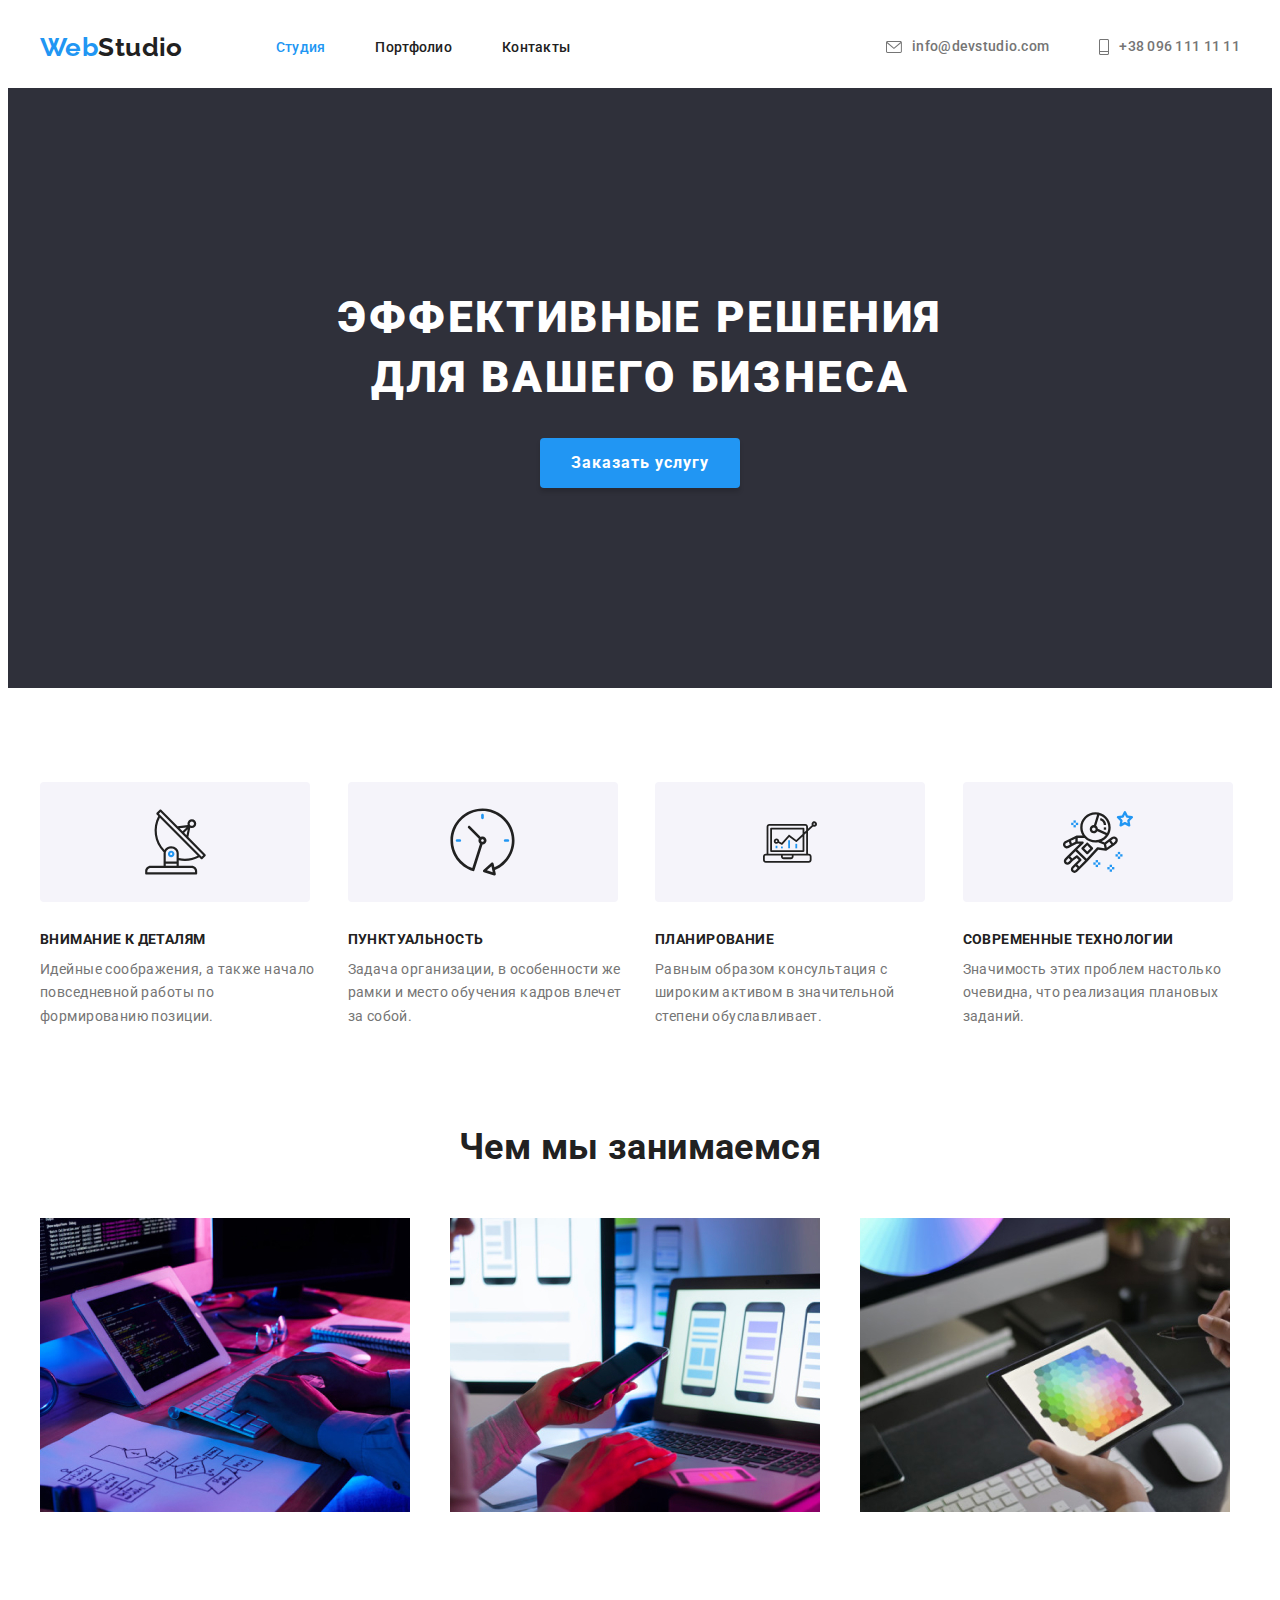
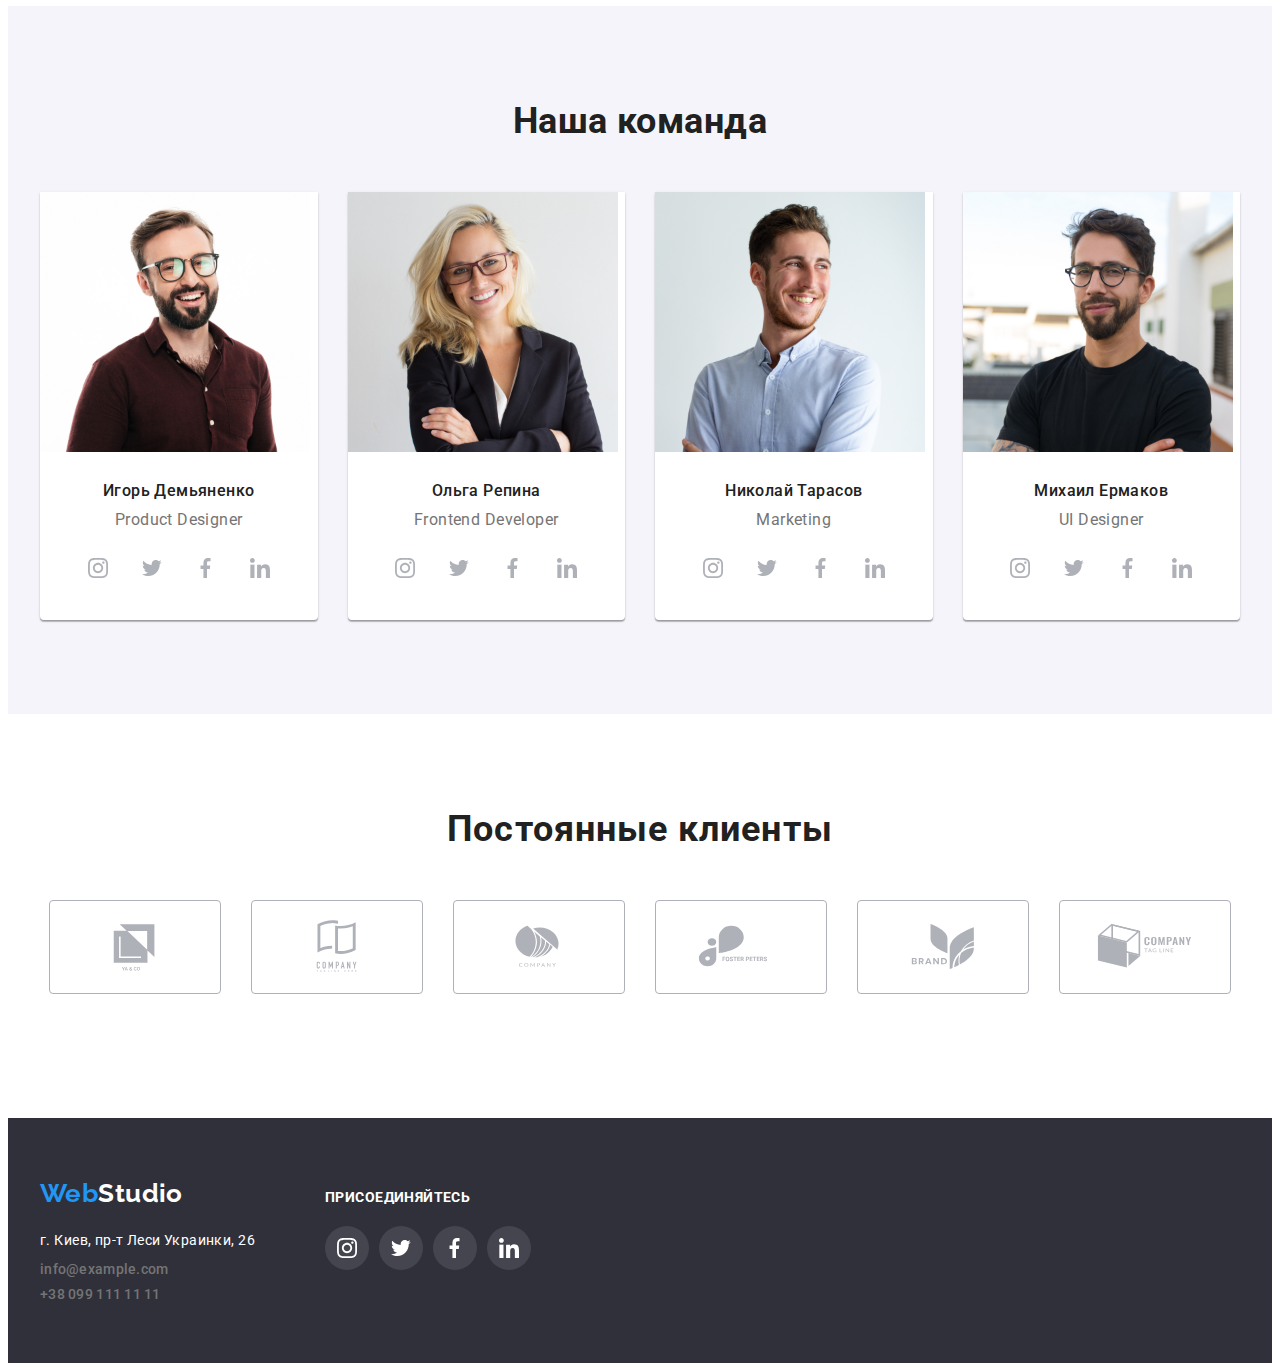
<file: index.html>
<!DOCTYPE html>
<html lang="en">
  <head>
    <meta charset="UTF-8" />
    <meta http-equiv="X-UA-Compatible" content="IE=edge" />
    <meta name="viewport" content="width=device-width, initial-scale=1.0" />
    <link
      rel="stylesheet"
      href="https://cdnjs.cloudflare.com/ajax/libs/modern-normalize/1.1.0/modern-normalize.min.css"
      integrity="sha512-wpPYUAdjBVSE4KJnH1VR1HeZfpl1ub8YT/NKx4PuQ5NmX2tKuGu6U/JRp5y+Y8XG2tV+wKQpNHVUX03MfMFn9Q=="
      crossorigin="anonymous"
      referrerpolicy="no-referrer"
    />
    <link rel="stylesheet" href="./css/styles.css" />
    <link rel="preconnect" href="https://fonts.googleapis.com" />
    <link rel="preconnect" href="https://fonts.gstatic.com" crossorigin />
    <link
      href="https://fonts.googleapis.com/css2?family=Roboto:wght@300;400;500;700&display=swap"
      rel="stylesheet"
    />
    <link
      href="https://fonts.googleapis.com/css2?family=Raleway:wght@400;500;700&family=Roboto:wght@300;400;500;700&display=swap"
      rel="stylesheet"
    />
    <title>WebStudio</title>
  </head>
  <body>
    <header class="header">
      <div class="container">
        <nav class="header-nav">
          <a href="./index.html" class="header-logo"><span>Web</span>Studio</a>
          <ul class="header-list">
            <li class="header-item"><a href="" class="header-link studio">Студия</a></li>
            <li class="header-item">
              <a href="../goit-markup-hw-02/portfolio.html" class="header-link">Портфолио</a>
            </li>
            <li class="header-item"><a href="" class="header-link">Контакты</a></li>
          </ul>
          <ul class="header-list header-contacts">
            <li class="item-contacts">
              <a href="mailto:info@devstudio.com" class="link-contacts"
                ><svg class="icon-envelope">
                  <use href="./images/symbol-defs.svg#icon-envelope"></use></svg
                >info@devstudio.com</a
              >
            </li>
            <li class="item-contacts">
              <a href="tel:+380961111111" class="link-contacts"
                ><svg class="icon-tel">
                  <use href="./images/symbol-defs.svg#icon-tel"></use></svg
                >+38 096 111 11 11</a
              >
            </li>
          </ul>
        </nav>
      </div>
    </header>
    <main>
      <section class="hero">
        <div class="container">
          <h1 class="hero-title">Эффективные решения для вашего бизнеса</h1>
          <button type="button" class="hero-btn">Заказать услугу</button>
        </div>
      </section>
      <section class="pref">
        <div class="container">
          <h2 class="visually-hidden">Преимущества</h2>
          <ul class="pref-list">
            <li class="pref-item details">
              <div class="pref-block">
                <svg class="icon-antenna">
                  <use href="./images/symbol-defs.svg#icon-antenna"></use>
                </svg>
              </div>
              <h3 class="pref-title">Внимание к деталям</h3>
              <p class="pref-text">
                Идейные соображения, а также начало повседневной работы по формированию позиции.
              </p>
            </li>
            <li class="pref-item punctuation">
              <div class="pref-block">
                <svg class="icon-clock">
                  <use href="./images/symbol-defs.svg#icon-clock"></use>
                </svg>
              </div>
              <h3 class="pref-title">Пунктуальность</h3>
              <p class="pref-text">
                Задача организации, в особенности же рамки и место обучения кадров влечет за собой.
              </p>
            </li>

            <li class="pref-item planning">
              <div class="pref-block">
                <svg class="icon-diagram">
                  <use href="./images/symbol-defs.svg#icon-diagram"></use>
                </svg>
              </div>
              <h3 class="pref-title">Планирование</h3>
              <p class="pref-text">
                Равным образом консультация с широким активом в значительной степени обуславливает.
              </p>
            </li>
            <li class="pref-item modern">
              <div class="pref-block">
                <svg class="icon-astronaut">
                  <use href="./images/symbol-defs.svg#icon-astronaut"></use>
                </svg>
              </div>
              <h3 class="pref-title">Современные технологии</h3>
              <p class="pref-text">
                Значимость этих проблем настолько очевидна, что реализация плановых заданий.
              </p>
            </li>
          </ul>
        </div>
      </section>
      <section class="work section">
        <div class="container">
          <h2 class="work-title">Чем мы занимаемся</h2>
          <ul class="work-list">
            <li class="work-item"><img src="./images/1.jpg" alt="картинка 1" width="370" /></li>
            <li class="work-item"><img src="./images/2.jpg" alt="картинка 2" width="370" /></li>
            <li class="work-item"><img src="./images/3.jpg" alt="картинка 3" width="370" /></li>
          </ul>
        </div>
      </section>
      <section class="team section">
        <div class="container">
          <h2 class="team-title">Наша команда</h2>
          <ul class="team-list">
            <div class="team-wrapper">
              <li class="team-item">
                <img src="./images/p1.jpg" alt="работник1" width="270" />
                <h3 class="team-worker">Игорь Демьяненко</h3>
                <p class="team-text">Product Designer</p>
                <div class="icons">
                  <a href="" class="team-link">
                    <svg class="icon-team">
                      <use href="./images/symbol-defs.svg#icon-instagram"></use>
                    </svg>
                  </a>
                  <a href="" class="team-link">
                    <svg class="icon-team">
                      <use href="./images/symbol-defs.svg#icon-twitter"></use>
                    </svg>
                  </a>
                  <a href="" class="team-link">
                    <svg class="icon-team">
                      <use href="./images/symbol-defs.svg#icon-facebook"></use>
                    </svg>
                  </a>
                  <a href="" class="team-link">
                    <svg class="icon-team">
                      <use href="./images/symbol-defs.svg#icon-linkedin"></use>
                    </svg>
                  </a>
                </div>
              </li>
            </div>
            <div class="team-wrapper">
              <li class="team-item">
                <img src="./images/p2.jpg" alt="работник2" width="270" />
                <h3 class="team-worker">Ольга Репина</h3>
                <p class="team-text">Frontend Developer</p>
                <div class="icons">
                  <a href="" class="team-link">
                    <svg class="icon-team">
                      <use href="./images/symbol-defs.svg#icon-instagram"></use>
                    </svg>
                  </a>
                  <a href="" class="team-link">
                    <svg class="icon-team">
                      <use href="./images/symbol-defs.svg#icon-twitter"></use>
                    </svg>
                  </a>
                  <a href="" class="team-link">
                    <svg class="icon-team">
                      <use href="./images/symbol-defs.svg#icon-facebook"></use>
                    </svg>
                  </a>
                  <a href="" class="team-link">
                    <svg class="icon-team">
                      <use href="./images/symbol-defs.svg#icon-linkedin"></use>
                    </svg>
                  </a>
                </div>
              </li>
            </div>
            <div class="team-wrapper">
              <li class="team-item">
                <img src="./images/p3.jpg" alt="работник3" width="270" />
                <h3 class="team-worker">Николай Тарасов</h3>
                <p class="team-text">Marketing</p>
                <div class="icons">
                  <a href="" class="team-link">
                    <svg class="icon-team">
                      <use href="./images/symbol-defs.svg#icon-instagram"></use>
                    </svg>
                  </a>
                  <a href="" class="team-link">
                    <svg class="icon-team">
                      <use href="./images/symbol-defs.svg#icon-twitter"></use>
                    </svg>
                  </a>
                  <a href="" class="team-link">
                    <svg class="icon-team">
                      <use href="./images/symbol-defs.svg#icon-facebook"></use>
                    </svg>
                  </a>
                  <a href="" class="team-link">
                    <svg class="icon-team">
                      <use href="./images/symbol-defs.svg#icon-linkedin"></use>
                    </svg>
                  </a>
                </div>
              </li>
            </div>
            <div class="team-wrapper">
              <li class="team-item">
                <img src="./images/p4.jpg" alt="работник4" width="270" />
                <h3 class="team-worker">Михаил Ермаков</h3>
                <p class="team-text">UI Designer</p>
                <div class="icons">
                  <a href="" class="team-link">
                    <svg class="icon-team">
                      <use href="./images/symbol-defs.svg#icon-instagram"></use>
                    </svg>
                  </a>
                  <a href="" class="team-link">
                    <svg class="icon-team">
                      <use href="./images/symbol-defs.svg#icon-twitter"></use>
                    </svg>
                  </a>
                  <a href="" class="team-link">
                    <svg class="icon-team">
                      <use href="./images/symbol-defs.svg#icon-facebook"></use>
                    </svg>
                  </a>
                  <a href="" class="team-link">
                    <svg class="icon-team">
                      <use href="./images/symbol-defs.svg#icon-linkedin"></use>
                    </svg>
                  </a>
                </div>
              </li>
            </div>
          </ul>
        </div>
      </section>
      <section class="clients section">
        <h2 class="clients-title">Постоянные клиенты</h2>
        <ul class="clients-list">
          <li class="clients-item">
            <a href="" class="clients-link"
              ><svg class="icon-logo">
                <use href="./images/symbol-defs.svg#icon-Logo1"></use></svg
            ></a>
          </li>
          <li class="clients-item">
            <a href="" class="clients-link"
              ><svg class="icon-logo">
                <use href="./images/symbol-defs.svg#icon-Logo2"></use></svg
            ></a>
          </li>
          <li class="clients-item">
            <a href="" class="clients-link"
              ><svg class="icon-logo">
                <use href="./images/symbol-defs.svg#icon-Logo3"></use></svg
            ></a>
          </li>
          <li class="clients-item">
            <a href="" class="clients-link"
              ><svg class="icon-logo">
                <use href="./images/symbol-defs.svg#icon-Logo4"></use></svg
            ></a>
          </li>
          <li class="clients-item">
            <a href="" class="clients-link"
              ><svg class="icon-logo">
                <use href="./images/symbol-defs.svg#icon-Logo5"></use></svg
            ></a>
          </li>
          <li class="clients-item">
            <a href="" class="clients-link"
              ><svg class="icon-logo">
                <use href="./images/symbol-defs.svg#icon-Logo6"></use></svg
            ></a>
          </li>
        </ul>
      </section>
    </main>
    <footer class="footer">
      <div class="container">
        <div class="footer-wrap">
          <a href="./index.html" class="footer-logo"><span>Web</span>Studio</a>
          <address>
            <ul class="footer-list">
              <li class="footer-item">
                <a
                  href="https://goo.gl/maps/t3Y8ttDa6r9vXGK56"
                  target="_blank"
                  rel="noreferrer noopener"
                  class="footer-map"
                  >г. Киев, пр-т Леси Украинки, 26</a
                >
              </li>
              <li class="footer-item">
                <a href="mailto:info@example.com" class="link-contacts">info@example.com</a>
              </li>
              <li class="footer-item">
                <a href="tel:+380991111111" class="link-contacts">+38 099 111 11 11</a>
              </li>
            </ul>
          </address>
        </div>
        <div class="footer-connect">
          <h2 class="footer-title">присоединяйтесь</h2>
          <div class="footer-icons">
            <a href="" class="footer-link">
              <svg class="icon-footer">
                <use href="./images/symbol-defs.svg#icon-instagram"></use>
              </svg>
            </a>
            <a href="" class="footer-link">
              <svg class="icon-footer">
                <use href="./images/symbol-defs.svg#icon-twitter"></use>
              </svg>
            </a>
            <a href="" class="footer-link">
              <svg class="icon-footer">
                <use href="./images/symbol-defs.svg#icon-facebook"></use>
              </svg>
            </a>
            <a href="" class="footer-link">
              <svg class="icon-footer">
                <use href="./images/symbol-defs.svg#icon-linkedin"></use>
              </svg>
            </a>
          </div>
        </div>
      </div>
    </footer>
  </body>
</html>
</file>
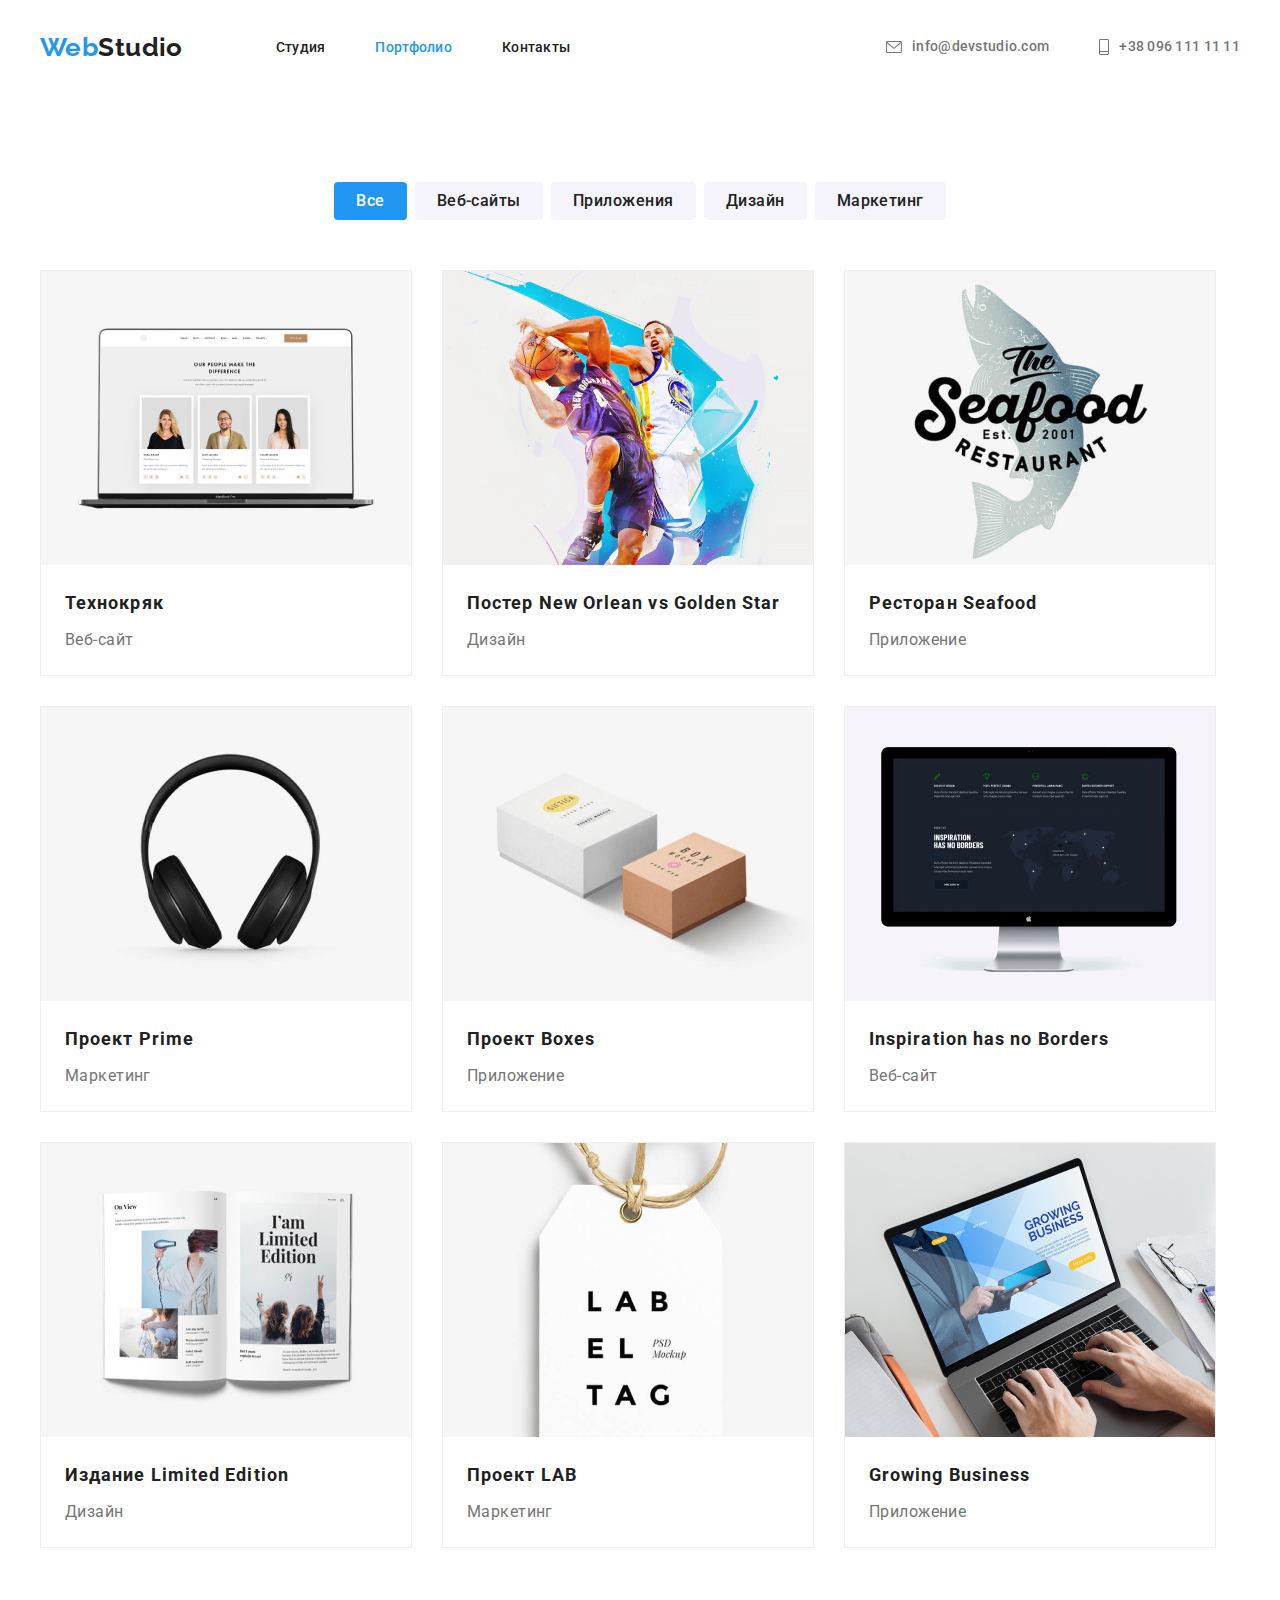
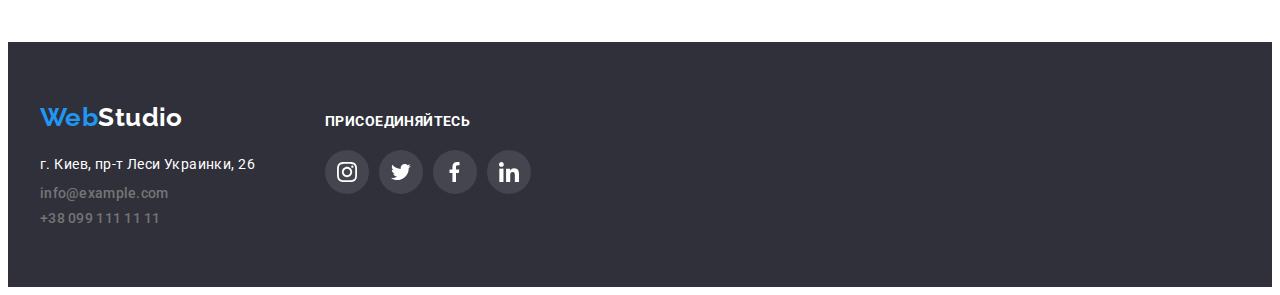
<file: portfolio.html>
<!DOCTYPE html>
<html lang="en">
  <head>
    <meta charset="UTF-8" />
    <meta http-equiv="X-UA-Compatible" content="IE=edge" />
    <meta name="viewport" content="width=device-width, initial-scale=1.0" />
    <link
      rel="stylesheet"
      href="https://cdnjs.cloudflare.com/ajax/libs/modern-normalize/1.1.0/modern-normalize.min.css"
      integrity="sha512-wpPYUAdjBVSE4KJnH1VR1HeZfpl1ub8YT/NKx4PuQ5NmX2tKuGu6U/JRp5y+Y8XG2tV+wKQpNHVUX03MfMFn9Q=="
      crossorigin="anonymous"
      referrerpolicy="no-referrer"
    />
    <link rel="stylesheet" href="./css/styles.css" />
    <link rel="preconnect" href="https://fonts.googleapis.com" />
    <link rel="preconnect" href="https://fonts.gstatic.com" crossorigin />
    <link
      href="https://fonts.googleapis.com/css2?family=Roboto:wght@300;400;500;700&display=swap"
      rel="stylesheet"
    />
    <link
      href="https://fonts.googleapis.com/css2?family=Raleway:wght@400;500;700&family=Roboto:wght@300;400;500;700&display=swap"
      rel="stylesheet"
    />
    <title>Portfolio</title>
  </head>
  <body>
    <header class="header">
      <div class="container">
        <nav class="header-nav">
          <a href="./index.html" class="header-logo"><span>Web</span>Studio</a>
          <ul class="header-list">
            <li class="header-item">
              <a href="../goit-markup-hw-02/index.html" class="header-link">Студия</a>
            </li>
            <li class="header-item">
              <a href="" class="header-link port">Портфолио</a>
            </li>
            <li class="header-item"><a href="" class="header-link">Контакты</a></li>
          </ul>
          <ul class="header-list header-contacts">
            <li class="item-contacts">
              <a href="mailto:info@devstudio.com" class="link-contacts"
                ><svg class="icon-envelope">
                  <use href="./images/symbol-defs.svg#icon-envelope"></use></svg
                >info@devstudio.com</a
              >
            </li>
            <li class="item-contacts">
              <a href="tel:+380961111111" class="link-contacts"
                ><svg class="icon-tel">
                  <use href="./images/symbol-defs.svg#icon-tel"></use></svg
                >+38 096 111 11 11</a
              >
            </li>
          </ul>
        </nav>
      </div>
    </header>
    <main>
      <section class="portfolio section">
        <div class="container">
          <h1 class="portfolio-title">Портфолио</h1>
          <ul class="portfolio-list">
            <li class="portfolio-item">
              <button type="button" class="portfolio-item-btn all">Все</button>
            </li>
            <li class="portfolio-item">
              <button type="button" class="portfolio-item-btn">Веб-сайты</button>
            </li>
            <li class="portfolio-item">
              <button type="button" class="portfolio-item-btn">Приложения</button>
            </li>
            <li class="portfolio-item">
              <button type="button" class="portfolio-item-btn">Дизайн</button>
            </li>
            <li class="portfolio-item">
              <button type="button" class="portfolio-item-btn">Маркетинг</button>
            </li>
          </ul>
          <ul class="list-project">
            <li class="project-item">
              <img src="./images/11.jpg" width="370" alt="проект 1" />
              <h2 class="project-title">Технокряк</h2>
              <p class="project-text">Веб-сайт</p>
            </li>
            <li class="project-item">
              <img src="./images/22.jpg" width="370" alt="проект 2" />
              <h2 class="project-title">Постер New Orlean vs Golden Star</h2>
              <p class="project-text">Дизайн</p>
            </li>
            <li class="project-item">
              <img src="./images/33.jpg" width="370" alt="проект 3" />
              <h2 class="project-title">Ресторан Seafood</h2>
              <p class="project-text">Приложение</p>
            </li>
            <li class="project-item">
              <img src="./images/44.jpg" width="370" alt="проект 4" />
              <h2 class="project-title">Проект Prime</h2>
              <p class="project-text">Маркетинг</p>
            </li>
            <li class="project-item">
              <img src="./images/55.jpg" width="370" alt="проект 5" />
              <h2 class="project-title">Проект Boxes</h2>
              <p class="project-text">Приложение</p>
            </li>
            <li class="project-item">
              <img src="./images/66.jpg" width="370" alt="проект 6" />
              <h2 class="project-title">Inspiration has no Borders</h2>
              <p class="project-text">Веб-сайт</p>
            </li>
            <li class="project-item">
              <img src="./images/77.jpg" width="370" alt="проект 7" />
              <h2 class="project-title">Издание Limited Edition</h2>
              <p class="project-text">Дизайн</p>
            </li>
            <li class="project-item">
              <img src="./images/88.jpg" width="370" alt="проект 8" />
              <h2 class="project-title">Проект LAB</h2>
              <p class="project-text">Маркетинг</p>
            </li>
            <li class="project-item">
              <img src="./images/99.jpg" width="370" alt="проект 9" />
              <h2 class="project-title">Growing Business</h2>
              <p class="project-text">Приложение</p>
            </li>
          </ul>
        </div>
      </section>
    </main>
    <footer class="footer">
      <div class="container">
        <div class="footer-wrap">
          <a href="./index.html" class="footer-logo"><span>Web</span>Studio</a>
          <address>
            <ul class="footer-list">
              <li class="footer-item">
                <a
                  href="https://goo.gl/maps/t3Y8ttDa6r9vXGK56"
                  target="_blank"
                  rel="noreferrer noopener"
                  class="footer-map"
                  >г. Киев, пр-т Леси Украинки, 26</a
                >
              </li>
              <li class="footer-item">
                <a href="mailto:info@example.com" class="link-contacts">info@example.com</a>
              </li>
              <li class="footer-item">
                <a href="tel:+380991111111" class="link-contacts">+38 099 111 11 11</a>
              </li>
            </ul>
          </address>
        </div>
        <div class="footer-connect">
          <h2 class="footer-title">присоединяйтесь</h2>
          <div class="footer-icons">
            <a href="" class="footer-link">
              <svg class="icon-footer">
                <use href="./images/symbol-defs.svg#icon-instagram"></use>
              </svg>
            </a>
            <a href="" class="footer-link">
              <svg class="icon-footer">
                <use href="./images/symbol-defs.svg#icon-twitter"></use>
              </svg>
            </a>
            <a href="" class="footer-link">
              <svg class="icon-footer">
                <use href="./images/symbol-defs.svg#icon-facebook"></use>
              </svg>
            </a>
            <a href="" class="footer-link">
              <svg class="icon-footer">
                <use href="./images/symbol-defs.svg#icon-linkedin"></use>
              </svg>
            </a>
          </div>
        </div>
      </div>
    </footer>
  </body>
</html>
</file>
<file: css/styles.css>
:root {
  --default-color: #212121;
  --hover-color: #2196f3;
  --white-color: #ffffff;
  --paragraph-color: #757575;
  --background-color: #2f303a;
  --second-background: #f5f4fa;
}
p,
h1,
h2,
h3,
h4,
h5 {
  margin: 0;
}
body {
  font-family: 'Roboto', sans-serif;
  background-color: var(--white-color);
  color: var(--default-color);
  font-size: 14px;
  letter-spacing: 0.03em;
}
a {
  text-decoration: none;
}
img {
  display: block;
}
ul,
ol {
  list-style: none;
  margin: 0;
  padding: 0;
}
.container {
  width: 1200px;
  padding-left: 15px;
  padding-right: 15px;
  margin: 0 auto;
}
.section {
  padding-top: 94px;
  padding-bottom: 94px;
}

.visually-hidden {
  position: absolute;
  width: 1px;
  height: 1px;
  margin: -1px;
  border: 0;
  padding: 0;
  white-space: nowrap;
  clip-path: inset(100%);
  clip: rect(0 0 0 0);
  overflow: hidden;
}
/* --------------------------header------------------------------ */
.header {
  padding-top: 24px;
  padding-bottom: 25px;
}

.header-logo {
  font-family: 'Raleway', 'sans-serif';
  font-size: 26px;
  color: var(--default-color);
  font-weight: 700;
  line-height: 1.19;
  margin-right: 93px;
}
.header-logo > span {
  color: var(--hover-color);
}
.header-nav {
  display: flex;
  align-items: center;
}
.header-list {
  display: flex;
}
.header-link {
  font-weight: 500;
  letter-spacing: 0.02em;
  line-height: 1.14;
  color: var(--default-color);
}
.header-item:not(:last-child) {
  margin-right: 50px;
}
li > .port:visited {
  color: var(--hover-color);
}

li > .studio:visited {
  color: var(--hover-color);
}

.header-link:hover,
.header-link:focus,
.link-contacts:hover,
.link-contacts:focus {
  color: var(--hover-color);
  fill: var(--hover-color);
}
.header-contacts {
  margin-left: auto;
  fill: #757575;
}
.icon-envelope {
  width: 16px;
  height: 12px;
  margin-right: 10px;
}
.icon-tel {
  width: 10px;
  height: 16px;
  margin-right: 10px;
}
.item-contacts:first-child {
  margin-right: 50px;
}
.link-contacts {
  display: flex;
  color: var(--paragraph-color);
  font-weight: 500;
  letter-spacing: 0.02em;
  line-height: 1.14;
  align-items: center;
}

/* --------------------------hero--------------------------- */
.hero {
  background-color: var(--background-color);
  padding-top: 200px;
  padding-bottom: 200px;
}
.hero-title {
  margin: 0 auto;
  width: 696px;
  font-size: 44px;
  line-height: 1.36;
  font-weight: 900;
  color: var(--white-color);
  text-align: center;
  text-transform: uppercase;
  letter-spacing: 0.06em;
  margin-bottom: 30px;
}
.hero-btn {
  margin: 0 auto;
  display: block;
  width: 200px;
  height: 50px;
  background: var(--hover-color);
  box-shadow: 0px 4px 4px rgba(0, 0, 0, 0.15);
  border-radius: 4px;
  font-size: 16px;
  line-height: 1.87;
  font-weight: 700;
  font-family: 'Roboto';
  color: var(--white-color);
  align-items: center;
  text-align: center;
  letter-spacing: 0.06em;
  border: 0px;
  cursor: pointer;
}
/* ---------------------------preferences--------------------------- */
.pref {
  padding-top: 94px;
}
.pref-list {
  display: flex;
  flex-wrap: wrap;
  margin-left: -30px;
}

.pref-item {
  height: 251px;
  flex-basis: calc(100% / 4 - 30px);
  margin-left: 30px;
}
.pref-block {
  display: flex;
  background-color: #f5f4fa;
  border-radius: 4px;
  width: 270px;
  height: 120px;
  align-items: center;
  justify-content: center;
  margin-bottom: 30px;
}
.icon-antenna {
  width: 65px;
  height: 70px;
}
.icon-clock {
  width: 67px;
  height: 70px;
}
.icon-diagram {
  width: 70px;
  height: 54px;
}
.icon-astronaut {
  width: 70px;
  height: 70px;
}
.pref-title {
  color: var(--default-color);
  text-transform: uppercase;
  font-weight: 700;
  line-height: 1.14;
  font-size: 14px;
  margin-bottom: 10px;
}
.pref-text {
  color: var(--paragraph-color);
  font-weight: 400;
  line-height: 1.71;
}

/* -------------------------------------work------------------------------- */

.work-title {
  font-size: 36px;
  font-weight: 700;
  line-height: 1.16;
  color: var(--default-color);
  text-align: center;
  margin-bottom: 50px;
}
.work-list {
  display: flex;
  margin-left: -30px;
}
.work-item {
  flex-basis: calc(100% / 3 - 30px);
  margin-left: 30px;
}
/* ----------------------team------------------------------ */

.team {
  background-color: var(--second-background);
}
.team-title {
  color: var(--default-color);
  font-size: 36px;
  font-weight: 700;
  text-align: center;
  margin-bottom: 50px;
}
.team-wrapper {
  background-color: var(--white-color);
  width: 270px;
  height: 428px;
  box-shadow: 0px 1px 3px rgba(0, 0, 0, 0.12), 0px 1px 1px rgba(0, 0, 0, 0.14),
    0px 2px 1px rgba(0, 0, 0, 0.2);
  border-radius: 0px 0px 4px 4px;
  flex-basis: calc(100% / 4 - 30px);
  margin-left: 30px;
}
.team-list {
  display: flex;
  margin-left: -30px;
}
.team-worker {
  font-size: 16px;
  color: var(--default-color);
  font-weight: 500;
  text-align: center;
  line-height: 1.18;
  margin-top: 30px;
  margin-bottom: 10px;
}
.team-text {
  color: var(--paragraph-color);
  font-size: 16px;
  line-height: 1.18;
  font-weight: 400;
  text-align: center;
  margin-bottom: 16px;
}
.team-link {
  display: flex;
  width: 44px;
  height: 44px;
  align-items: center;
  justify-content: center;
  border-radius: 100px;
  fill: #afb1b8;
  cursor: pointer;
}
.team-link:not(:last-child) {
  margin-right: 10px;
}
.icon-team {
  width: 20px;
  height: 20px;
}
.team-link:hover {
  background-color: var(--hover-color);
  fill: #ffffff;
}

.icons {
  display: flex;
  justify-content: center;
}
/* ----------------------clients---------*/
.clients-title {
  font-weight: 700;
  font-size: 36px;
  line-height: 42px;
  text-align: center;
  letter-spacing: 0.03em;
  color: var(--default-color);
  margin-bottom: 50px;
}

.clients-list {
  display: flex;
  justify-content: center;
}

.clients-link {
  display: flex;
  border-radius: 4px;
  width: 170px;
  height: 92px;
  align-items: center;
  justify-content: center;
  margin-bottom: 30px;
  border: 1px solid #afb1b8;
  fill: #afb1b8;
}
.clients-link:hover {
  border: 1px solid var(--hover-color);
  fill: var(--hover-color);
}
.clients-item:not(:last-child) {
  margin-right: 30px;
}
.icon-logo {
  width: 106px;
  height: 60px;
}

/* ---------------------------footer--------------------------------- */

address {
  font-style: normal;
}
.footer {
  background: var(--background-color);
  padding-top: 60px;
  padding-bottom: 60px;
}
.footer .container {
  display: flex;
}
.footer-logo {
  font-family: 'Raleway', 'sans-serif';
  font-size: 26px;
  line-height: 1.19;
  font-weight: 700;
  color: var(--white-color);
}
.footer-logo > span {
  color: var(--hover-color);
}
.footer-list {
  margin-top: 20px;
}
.footer-item:not(:last-child) {
  margin-bottom: 9px;
}
.footer-map {
  color: var(--white-color);
  font-style: normal;
  font-weight: 400;
  line-height: 1.71;
}
.footer-map:hover {
  color: var(--hover-color);
}

.footer-connect {
  margin-left: 70px;
  margin-top: 12px;
}
.footer-title {
  font-weight: 700;
  font-size: 14px;
  line-height: 1.14;
  letter-spacing: 0.03em;
  text-transform: uppercase;
  color: #ffffff;
  margin-bottom: 20px;
}
.footer-link {
  display: flex;
  width: 44px;
  height: 44px;
  align-items: center;
  justify-content: center;
  border-radius: 100px;
  fill: #ffffff;
  cursor: pointer;
  background-color: rgba(255, 255, 255, 0.1);
}
.footer-link:hover {
  background-color: var(--hover-color);
}
.footer-link:not(:last-child) {
  margin-right: 10px;
}
.footer-icons {
  display: flex;
  justify-content: center;
}
.icon-footer {
  width: 20px;
  height: 20px;
}
/* ------------------------portfolio menu---------------------- */
.portfolio-title {
  position: absolute;
  white-space: nowrap;
  width: 1px;
  height: 1px;
  overflow: hidden;
  border: 0;
  padding: 0;
  clip: rect(0 0 0 0);
  clip-path: inset(50%);
}
.portfolio-list {
  display: flex;
  justify-content: center;
  margin-bottom: 50px;
}
.portfolio-item-btn {
  background-color: var(--second-background);
  border-radius: 4px;
  height: 38px;
  font-family: 'Roboto';
  cursor: pointer;
  font-style: normal;
  font-weight: 500;
  font-size: 16px;
  line-height: 1.62;
  letter-spacing: 0.03em;
  text-align: center;
  color: var(--default-color);
  border: 0;
  padding: 6px 22px;
}
.portfolio-item:not(:last-child) {
  margin-right: 8px;
}
li > .all {
  color: var(--white-color);
  background-color: var(--hover-color);
}

.portfolio-item-btn:hover,
.portfolio-item-btn:focus,
.portfolio-item-btn:active {
  background-color: var(--hover-color);
  color: var(--white-color);
}

/* --------------------portfolio projects---------------------- */
.project-item {
  background-color: var(--white-color);
  border: 1px solid #eeeeee;
  width: 370px;
  height: 404px;
  flex-basis: calc(100 / 3 - 30px);
  margin-left: 30px;
  margin-bottom: 30px;
}
.project-item:hover {
  box-shadow: 0px 1px 1px rgba(0, 0, 0, 0.12), 0px 4px 4px rgba(0, 0, 0, 0.06),
    1px 4px 6px rgba(0, 0, 0, 0.16);
}
.list-project {
  display: flex;
  flex-wrap: wrap;
  margin-left: -30px;
  margin-bottom: -30px;
}
.project-title {
  font-weight: 700;
  font-size: 18px;
  line-height: 2;
  color: var(--default-color);
  margin-top: 20px;
  letter-spacing: 0.06em;
  margin-bottom: 4px;
  margin-left: 24px;
}
.project-text {
  font-weight: 400;
  font-size: 16px;
  line-height: 1.88;
  color: var(--paragraph-color);
  margin-bottom: 20px;
  margin-left: 24px;
}
</file>
